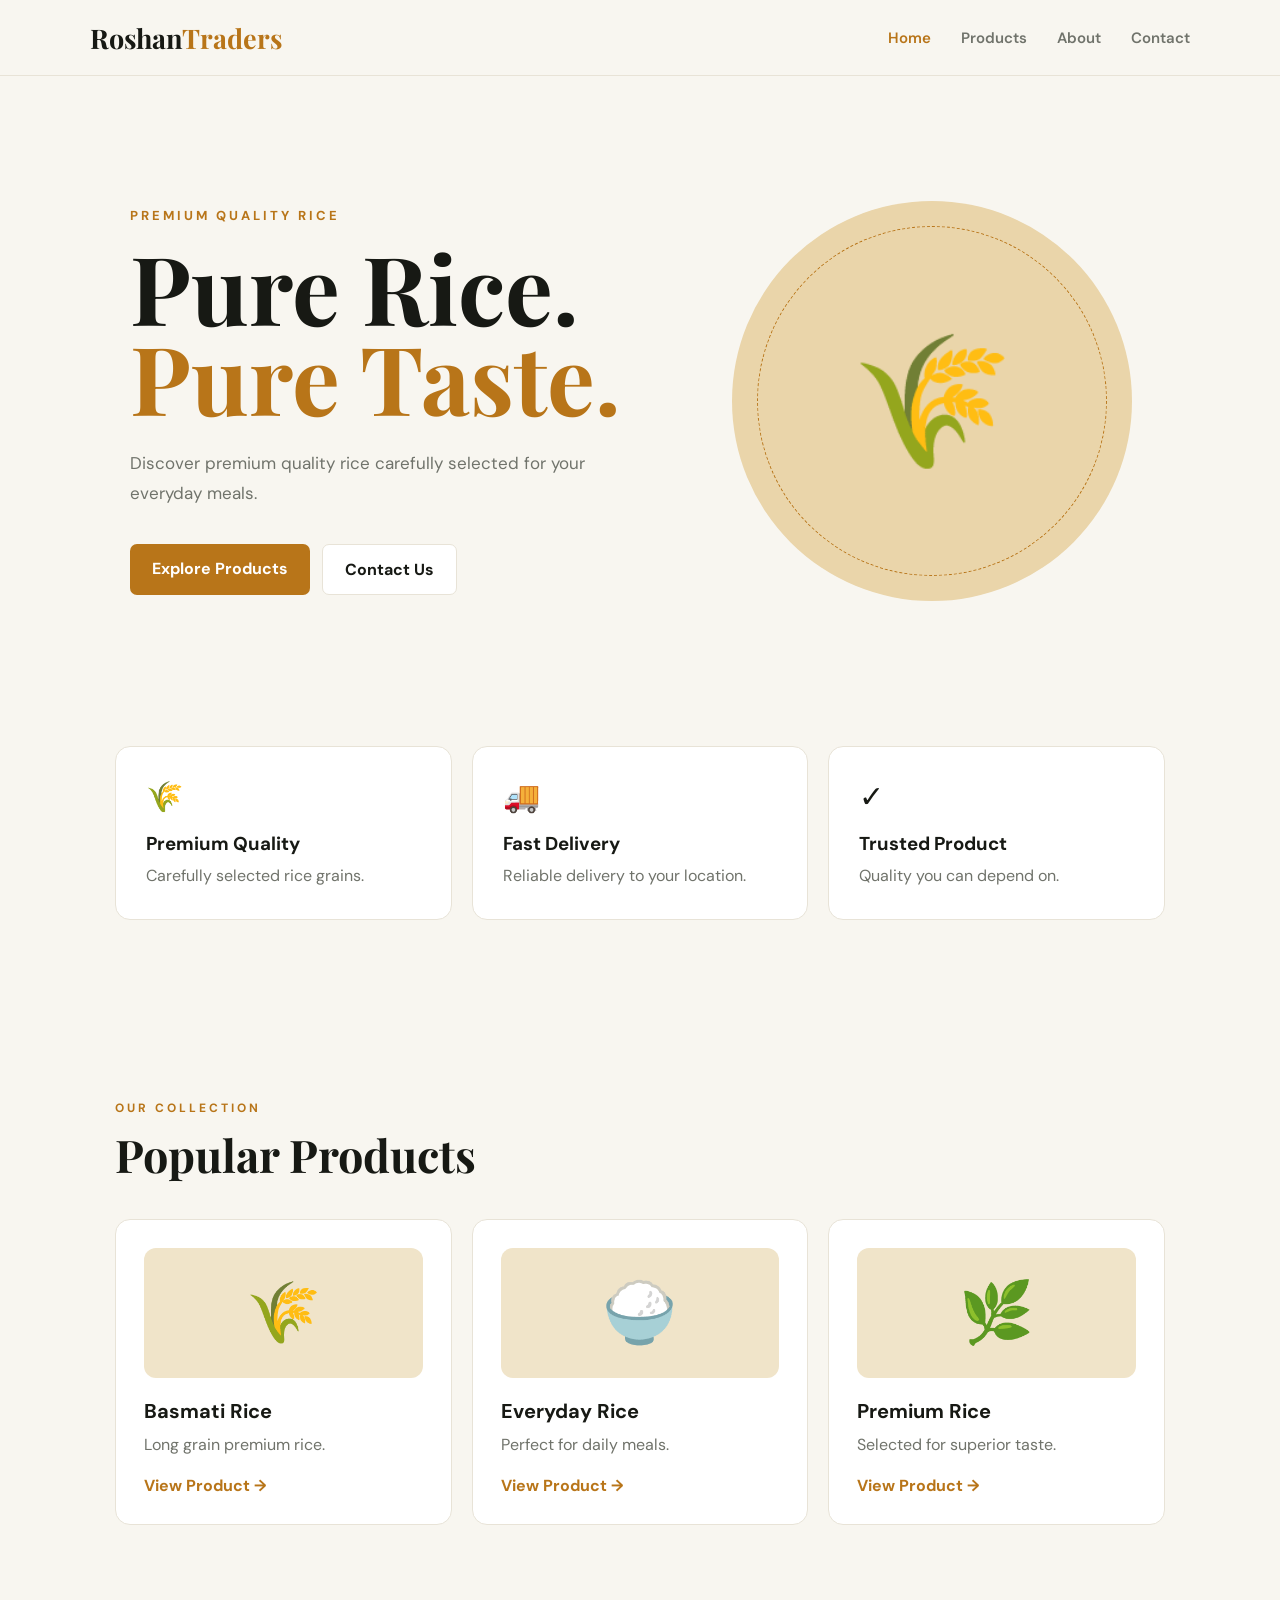
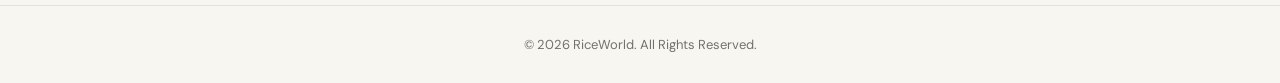
<file: index.html>
<!DOCTYPE html>
<html lang="en">
<head>
    <meta charset="UTF-8">
    <meta name="viewport" content="width=device-width, initial-scale=1.0">
    <title>RiceWorld | Home</title>
    <link rel="stylesheet" href="style.css">
</head>

<body>

<header class="navbar">
    <a href="index.html" class="logo">Roshan<span>Traders</span></a>

    <button class="menu-btn" id="menuBtn">☰</button>

    <nav id="navMenu">
        <a href="index.html" class="active">Home</a>
        <a href="rice.html">Products</a>
        <a href="about.html">About</a>
        <a href="contact.html">Contact</a>
    </nav>
</header>

<main>

<section class="hero">
    <div class="hero-content">
        <p class="small-title">PREMIUM QUALITY RICE</p>

        <h1>
            Pure Rice.<br>
            <span>Pure Taste.</span>
        </h1>

        <p>
            Discover premium quality rice carefully selected
            for your everyday meals.
        </p>

        <div class="hero-buttons">
            <a href="rice.html" class="btn primary">Explore Products</a>
            <a href="contact.html" class="btn secondary">Contact Us</a>
        </div>
    </div>

    <div class="rice-visual">
        <div class="rice-circle">
            <span>🌾</span>
        </div>
    </div>
</section>

<section class="features">

    <div class="feature-card">
        <div>🌾</div>
        <h3>Premium Quality</h3>
        <p>Carefully selected rice grains.</p>
    </div>

    <div class="feature-card">
        <div>🚚</div>
        <h3>Fast Delivery</h3>
        <p>Reliable delivery to your location.</p>
    </div>

    <div class="feature-card">
        <div>✓</div>
        <h3>Trusted Product</h3>
        <p>Quality you can depend on.</p>
    </div>

</section>

<section class="home-products">

    <div class="section-heading">
        <p>OUR COLLECTION</p>
        <h2>Popular Products</h2>
    </div>

    <div class="product-grid">

        <article class="product-card">
            <div class="product-icon">🌾</div>
            <h3>Basmati Rice</h3>
            <p>Long grain premium rice.</p>
            <a href="rice.html">View Product →</a>
        </article>

        <article class="product-card">
            <div class="product-icon">🍚</div>
            <h3>Everyday Rice</h3>
            <p>Perfect for daily meals.</p>
            <a href="rice.html">View Product →</a>
        </article>

        <article class="product-card">
            <div class="product-icon">🌿</div>
            <h3>Premium Rice</h3>
            <p>Selected for superior taste.</p>
            <a href="rice.html">View Product →</a>
        </article>

    </div>

</section>

</main>

<footer>
    <p>© 2026 RiceWorld. All Rights Reserved.</p>
</footer>

<script src="script.js"></script>
</body>
</html>
</file>
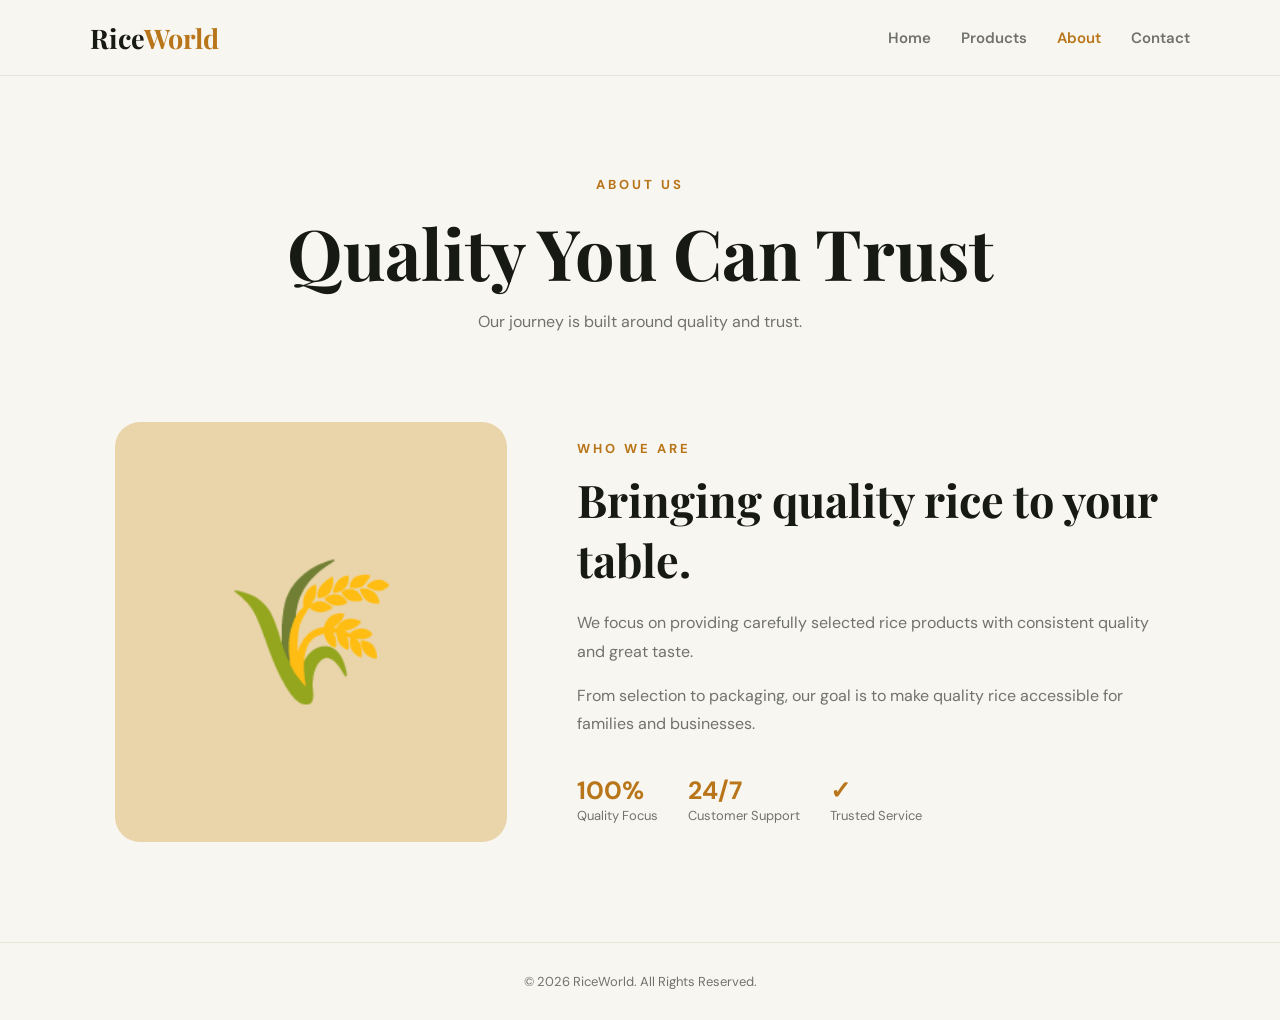
<file: about.html>
<!DOCTYPE html>
<html lang="en">
<head>
    <meta charset="UTF-8">
    <meta name="viewport" content="width=device-width, initial-scale=1.0">
    <title>RiceWorld | About</title>
    <link rel="stylesheet" href="style.css">
</head>

<body>

<header class="navbar">
    <a href="index.html" class="logo">Rice<span>World</span></a>

    <button class="menu-btn" id="menuBtn">☰</button>

    <nav id="navMenu">
        <a href="index.html">Home</a>
        <a href="rice.html">Products</a>
        <a href="about.html" class="active">About</a>
        <a href="contact.html">Contact</a>
    </nav>
</header>

<main>

<section class="page-header">
    <p>ABOUT US</p>
    <h1>Quality You Can Trust</h1>
    <span>Our journey is built around quality and trust.</span>
</section>

<section class="about-section">

    <div class="about-visual">
        <div>🌾</div>
    </div>

    <div class="about-content">
        <p class="small-title">WHO WE ARE</p>

        <h2>Bringing quality rice to your table.</h2>

        <p>
            We focus on providing carefully selected rice products
            with consistent quality and great taste.
        </p>

        <p>
            From selection to packaging, our goal is to make
            quality rice accessible for families and businesses.
        </p>

        <div class="stats">

            <div>
                <strong>100%</strong>
                <span>Quality Focus</span>
            </div>

            <div>
                <strong>24/7</strong>
                <span>Customer Support</span>
            </div>

            <div>
                <strong>✓</strong>
                <span>Trusted Service</span>
            </div>

        </div>
    </div>

</section>

</main>

<footer>
    <p>© 2026 RiceWorld. All Rights Reserved.</p>
</footer>

<script src="script.js"></script>
</body>
</html>
</file>
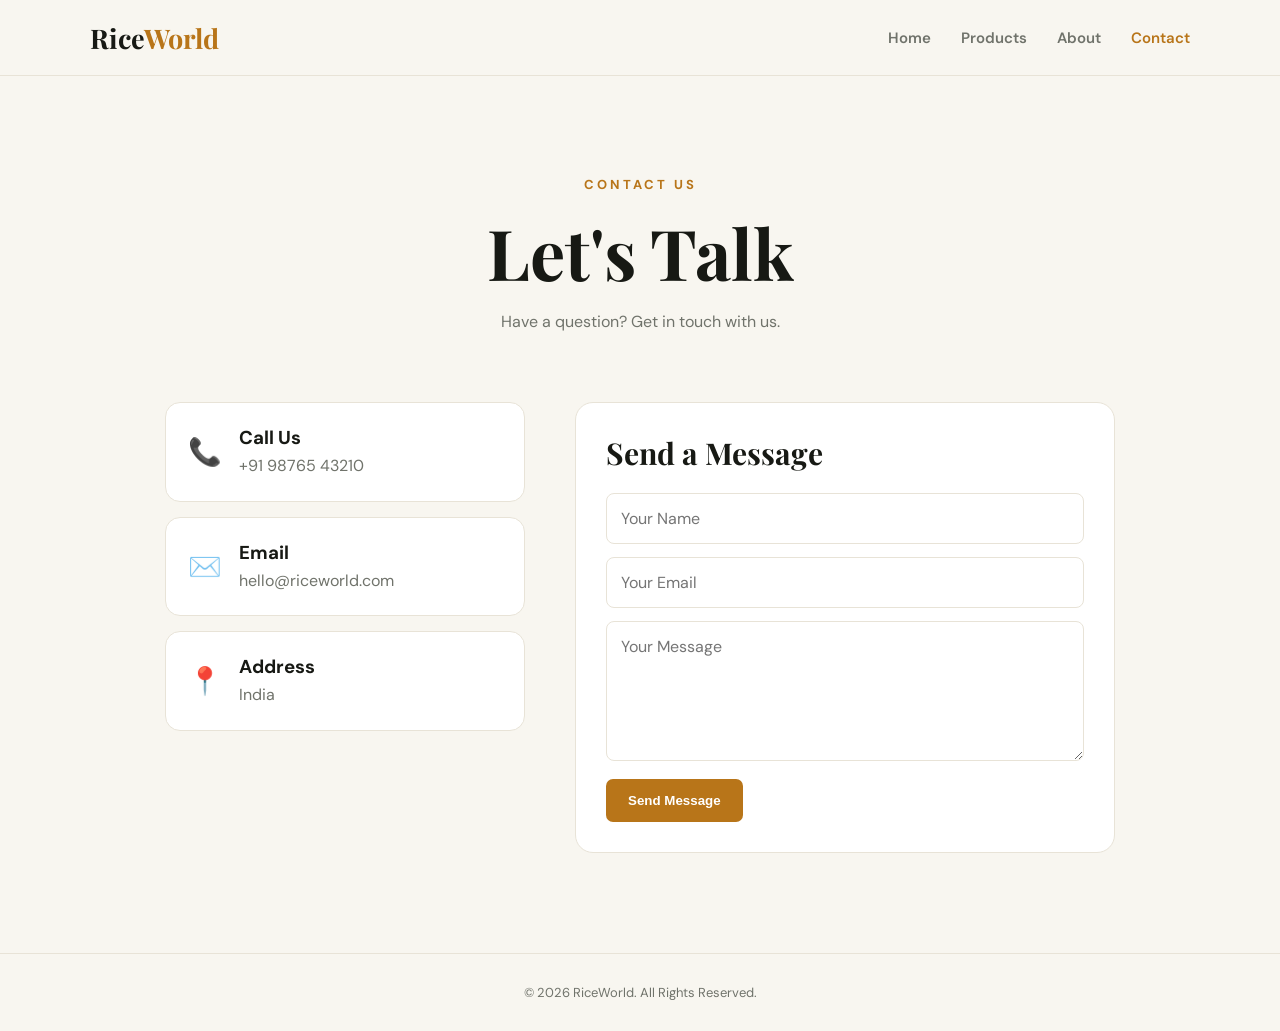
<file: contact.html>
<!DOCTYPE html>
<html lang="en">
<head>
    <meta charset="UTF-8">
    <meta name="viewport" content="width=device-width, initial-scale=1.0">
    <title>RiceWorld | Contact</title>
    <link rel="stylesheet" href="style.css">
</head>

<body>

<header class="navbar">
    <a href="index.html" class="logo">Rice<span>World</span></a>

    <button class="menu-btn" id="menuBtn">☰</button>

    <nav id="navMenu">
        <a href="index.html">Home</a>
        <a href="rice.html">Products</a>
        <a href="about.html">About</a>
        <a href="contact.html" class="active">Contact</a>
    </nav>
</header>

<main>

<section class="page-header">
    <p>CONTACT US</p>
    <h1>Let's Talk</h1>
    <span>Have a question? Get in touch with us.</span>
</section>

<section class="contact-section">

    <div class="contact-info">

        <div class="contact-card">
            <div>📞</div>
            <div>
                <h3>Call Us</h3>
                <p>+91 98765 43210</p>
            </div>
        </div>

        <div class="contact-card">
            <div>✉️</div>
            <div>
                <h3>Email</h3>
                <p>hello@riceworld.com</p>
            </div>
        </div>

        <div class="contact-card">
            <div>📍</div>
            <div>
                <h3>Address</h3>
                <p>India</p>
            </div>
        </div>

    </div>

    <form id="contactForm" class="contact-form">

        <h2>Send a Message</h2>

        <input
            type="text"
            id="name"
            placeholder="Your Name"
            required
        >

        <input
            type="email"
            id="email"
            placeholder="Your Email"
            required
        >

        <textarea
            id="message"
            placeholder="Your Message"
            required
        ></textarea>

        <button class="btn primary" type="submit">
            Send Message
        </button>

    </form>

</section>

</main>

<footer>
    <p>© 2026 RiceWorld. All Rights Reserved.</p>
</footer>

<script src="script.js"></script>
</body>
</html>
</file>
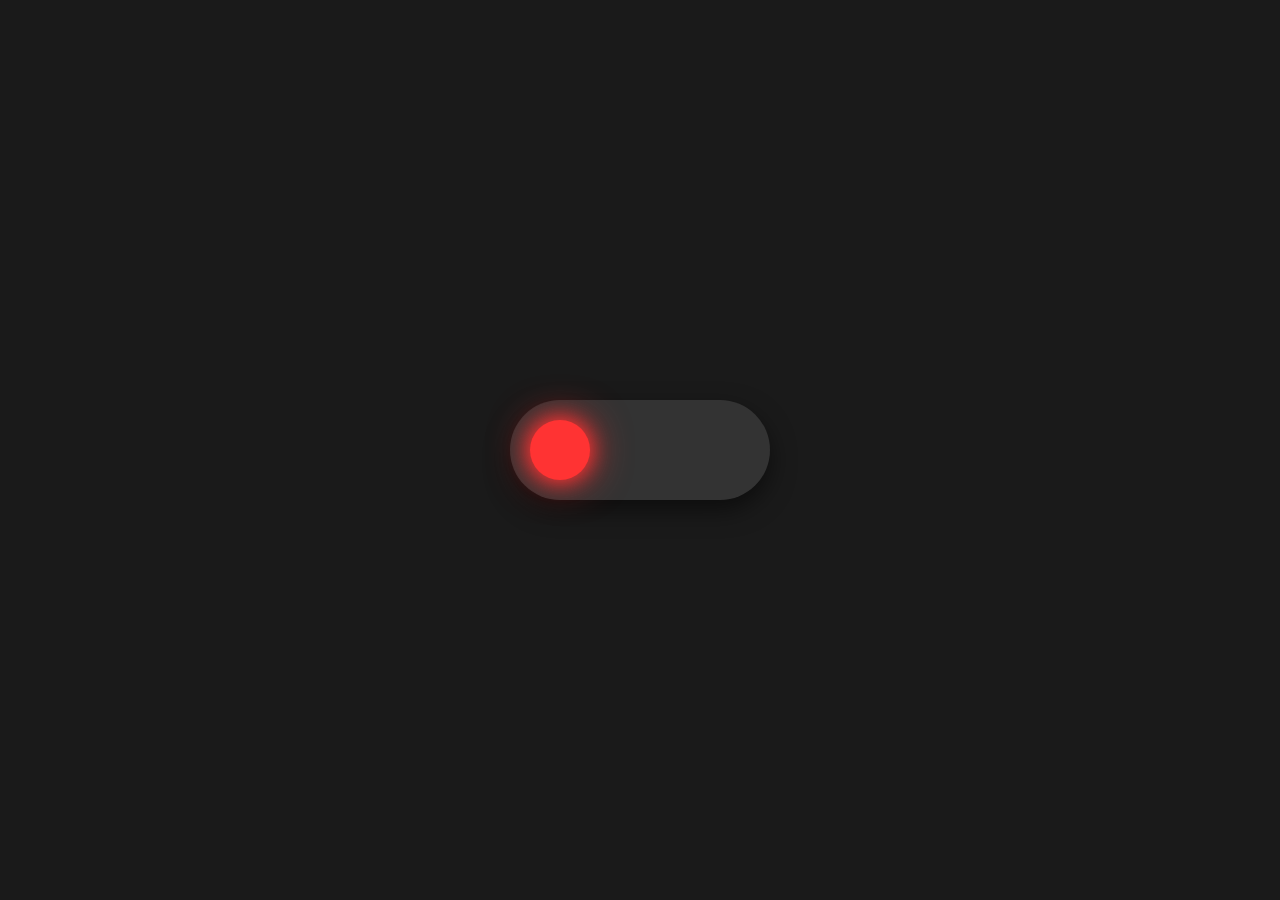
<file: light.html>
<!DOCTYPE html>
<html lang="en">
<head>
    <meta charset="UTF-8">
    <meta name="viewport" content="width=device-width, initial-scale=1.0">
    <title>Sequential Blinking Lights</title>
    <style>
        /* Center everything on the screen */
        body {
            display: flex;
            justify-content: center;
            align-items: center;
            height: 100vh;
            margin: 0;
            background-color: #1a1a1a;
        }

        /* Container for the lights */
        .light-container {
            display: flex;
            gap: 20px;
            background-color: #333;
            padding: 20px;
            border-radius: 50px;
            box-shadow: 0 10px 25px rgba(0, 0, 0, 0.5);
        }

        /* Base styles for each circle light */
        .light {
            width: 60px;
            height: 60px;
            border-radius: 50%;
            opacity: 0.2; /* Turned off by default */
            transition: opacity 0.2s ease, box-shadow 0.2s ease;
        }

        /* Specific colors when active (turned on) */
        .red.active {
            opacity: 1;
            background-color: #ff3333;
            box-shadow: 0 0 20px #ff3333, 0 0 40px #ff3333;
        }

        .yellow.active {
            opacity: 1;
            background-color: #ffcc00;
            box-shadow: 0 0 20px #ffcc00, 0 0 40px #ffcc00;
        }

        .green.active {
            opacity: 1;
            background-color: #33cc33;
            box-shadow: 0 0 20px #33cc33, 0 0 40px #33cc33;
        }
    </style>
</head>
<body>

    <!-- HTML Layout: The Container holding 3 color divs -->
    <div class="light-container">
        <div class="light red" id="light-0"></div>
        <div class="light yellow" id="light-1"></div>
        <div class="light green" id="light-2"></div>
    </div>

    <!-- JavaScript Logic: Managing the sequential loop -->
    <script>
        // Store all elements with the class 'light' in an array
        const lights = document.querySelectorAll('.light');
        let currentIndex = 0;

        function blinkSequence() {
            // 1. Remove the 'active' class from all lights to turn them off
            lights.forEach(light => light.classList.remove('active'));

            // 2. Add the 'active' class to the current light in line
            lights[currentIndex].classList.add('active');

            // 3. Update the index counter to point to the next light
            // The modulo operator (%) resets the index back to 0 once it hits 3
            currentIndex = (currentIndex + 1) % lights.length;
        }

        // Initialize the first light immediately
        blinkSequence();

        // Automatically toggle the lights every 1000 milliseconds (1 second)
        setInterval(blinkSequence, 1000);
    </script>

</body>
</html>
</file>
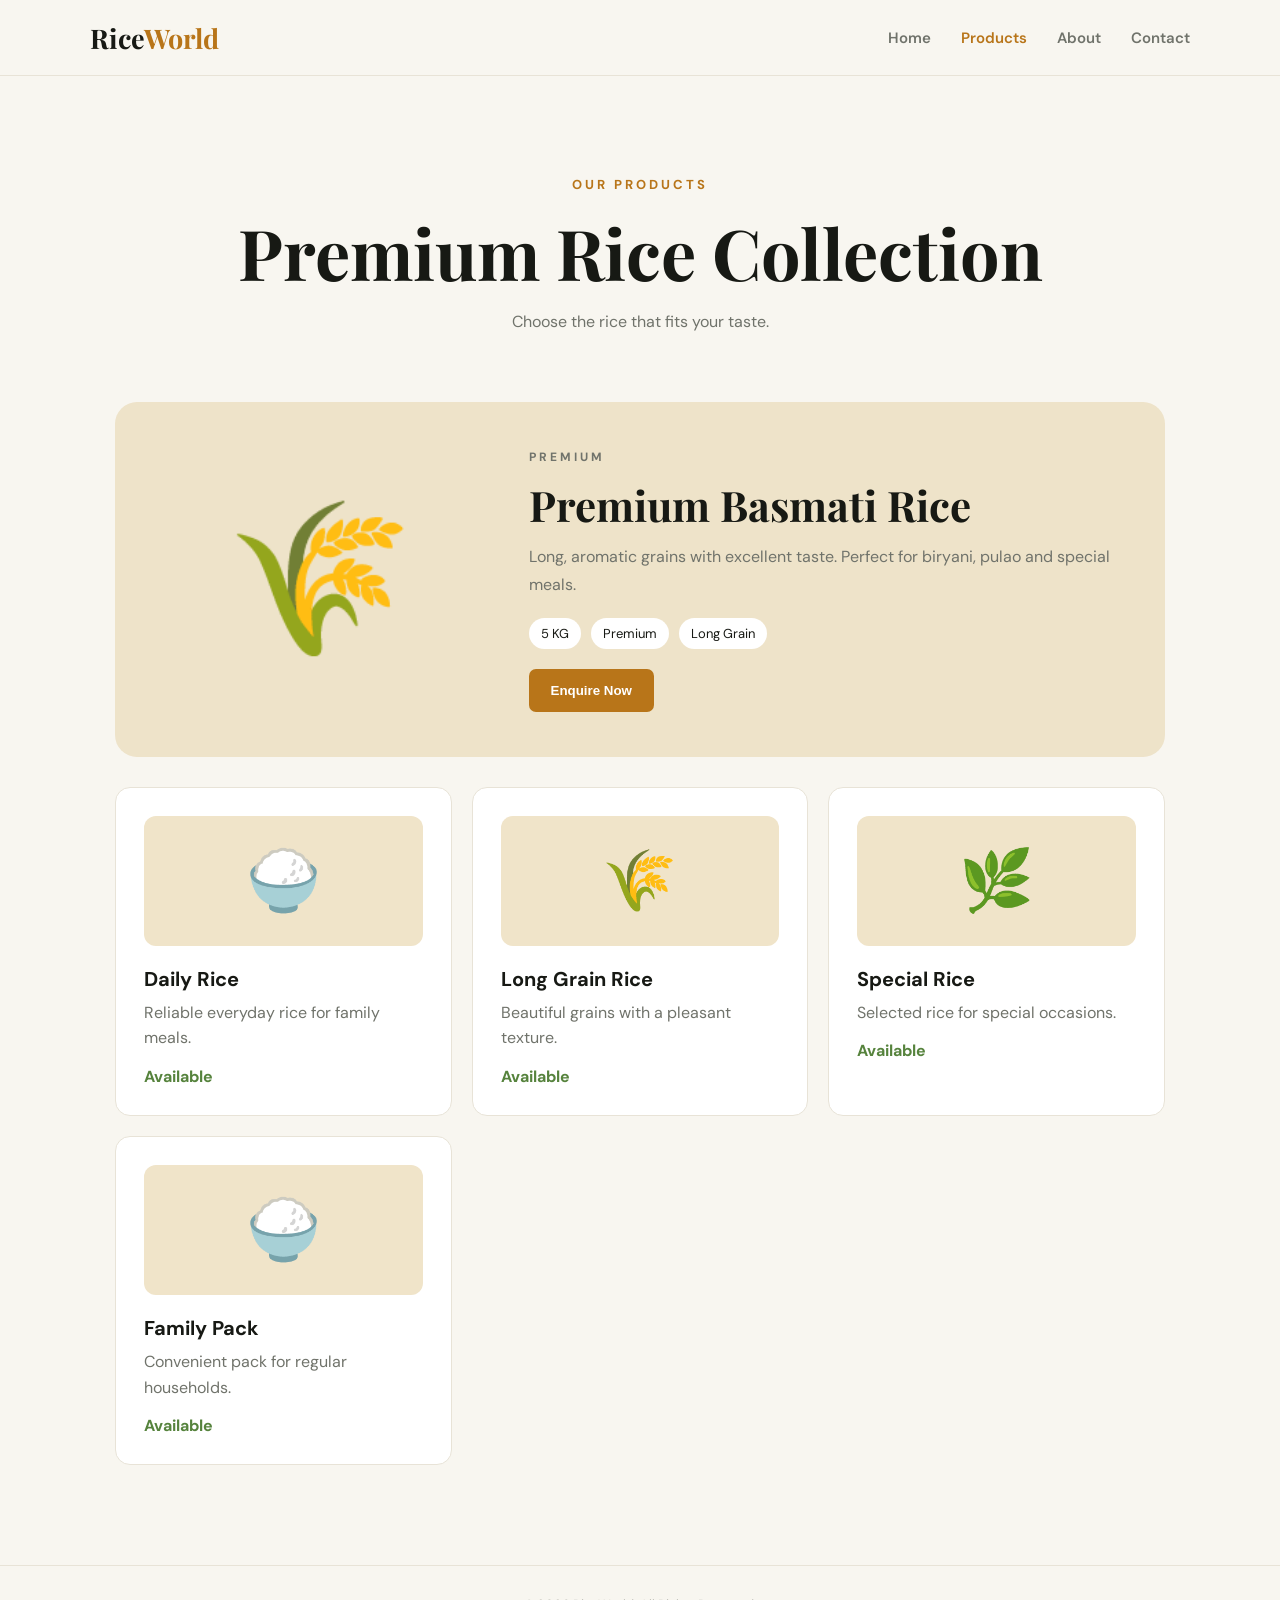
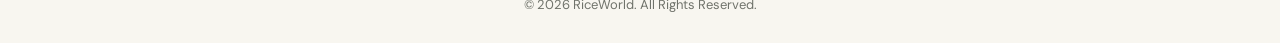
<file: rice.html>
<!DOCTYPE html>
<html lang="en">
<head>
    <meta charset="UTF-8">
    <meta name="viewport" content="width=device-width, initial-scale=1.0">
    <title>RiceWorld | Products</title>
    <link rel="stylesheet" href="style.css">
</head>

<body>

<header class="navbar">
    <a href="index.html" class="logo">Rice<span>World</span></a>

    <button class="menu-btn" id="menuBtn">☰</button>

    <nav id="navMenu">
        <a href="index.html">Home</a>
        <a href="rice.html" class="active">Products</a>
        <a href="about.html">About</a>
        <a href="contact.html">Contact</a>
    </nav>
</header>

<main>

<section class="page-header">
    <p>OUR PRODUCTS</p>
    <h1>Premium Rice Collection</h1>
    <span>Choose the rice that fits your taste.</span>
</section>

<section class="products-page">

    <article class="big-product">
        <div class="big-product-icon">🌾</div>

        <div>
            <p class="product-label">PREMIUM</p>
            <h2>Premium Basmati Rice</h2>
            <p>
                Long, aromatic grains with excellent taste.
                Perfect for biryani, pulao and special meals.
            </p>

            <div class="product-info">
                <span>5 KG</span>
                <span>Premium</span>
                <span>Long Grain</span>
            </div>

            <button class="btn primary order-btn">
                Enquire Now
            </button>
        </div>
    </article>

    <div class="product-grid">

        <article class="product-card">
            <div class="product-icon">🍚</div>
            <h3>Daily Rice</h3>
            <p>Reliable everyday rice for family meals.</p>
            <strong>Available</strong>
        </article>

        <article class="product-card">
            <div class="product-icon">🌾</div>
            <h3>Long Grain Rice</h3>
            <p>Beautiful grains with a pleasant texture.</p>
            <strong>Available</strong>
        </article>

        <article class="product-card">
            <div class="product-icon">🌿</div>
            <h3>Special Rice</h3>
            <p>Selected rice for special occasions.</p>
            <strong>Available</strong>
        </article>

        <article class="product-card">
            <div class="product-icon">🍚</div>
            <h3>Family Pack</h3>
            <p>Convenient pack for regular households.</p>
            <strong>Available</strong>
        </article>

    </div>

</section>

</main>

<footer>
    <p>© 2026 RiceWorld. All Rights Reserved.</p>
</footer>

<script src="script.js"></script>
</body>
</html>
</file>
<file: style.css>
@import url('https://fonts.googleapis.com/css2?family=DM+Sans:wght@400;500;600;700&family=Playfair+Display:wght@600;700&display=swap');

:root {
    --bg: #f8f6f0;
    --card: #ffffff;
    --text: #171914;
    --muted: #70736b;
    --accent: #b87519;
    --accent-dark: #7e4d0e;
    --border: #e8e3d7;
}

* {
    margin: 0;
    padding: 0;
    box-sizing: border-box;
}

html {
    scroll-behavior: smooth;
}

body {
    font-family: "DM Sans", sans-serif;
    background: var(--bg);
    color: var(--text);
    min-height: 100vh;
}

a {
    color: inherit;
    text-decoration: none;
}

/* NAVBAR */

.navbar {
    height: 76px;
    padding: 0 7%;
    display: flex;
    align-items: center;
    justify-content: space-between;
    background: rgba(248,246,240,.92);
    border-bottom: 1px solid var(--border);
    position: sticky;
    top: 0;
    z-index: 100;
    backdrop-filter: blur(15px);
}

.logo {
    font-family: "Playfair Display", serif;
    font-size: 27px;
    font-weight: 700;
}

.logo span {
    color: var(--accent);
}

nav {
    display: flex;
    gap: 30px;
}

nav a {
    color: var(--muted);
    font-size: 15px;
    font-weight: 600;
    transition: .25s;
}

nav a:hover,
nav a.active {
    color: var(--accent);
}

.menu-btn {
    display: none;
    background: none;
    border: 0;
    font-size: 25px;
}

/* HERO */

.hero {
    max-width: 1200px;
    margin: auto;
    min-height: 650px;
    padding: 80px 7%;
    display: grid;
    grid-template-columns: 1.1fr .9fr;
    align-items: center;
    gap: 50px;
}

.small-title,
.page-header p {
    color: var(--accent);
    font-size: 13px;
    letter-spacing: 3px;
    font-weight: 700;
}

.hero h1 {
    font-family: "Playfair Display", serif;
    font-size: clamp(55px, 8vw, 95px);
    line-height: .95;
    margin: 18px 0 25px;
}

.hero h1 span {
    color: var(--accent);
}

.hero-content > p:not(.small-title) {
    color: var(--muted);
    max-width: 510px;
    line-height: 1.8;
    font-size: 17px;
}

.hero-buttons {
    display: flex;
    gap: 12px;
    margin-top: 35px;
}

.btn {
    border: none;
    padding: 14px 22px;
    border-radius: 7px;
    cursor: pointer;
    font-weight: 700;
    display: inline-block;
    transition: .25s;
}

.btn.primary {
    background: var(--accent);
    color: white;
}

.btn.primary:hover {
    background: var(--accent-dark);
    transform: translateY(-2px);
}

.btn.secondary {
    border: 1px solid var(--border);
    background: white;
}

.rice-visual {
    display: flex;
    justify-content: center;
}

.rice-circle {
    width: min(400px, 80vw);
    height: min(400px, 80vw);
    border-radius: 50%;
    background: #ead5aa;
    display: grid;
    place-items: center;
    position: relative;
}

.rice-circle::before {
    content: "";
    position: absolute;
    inset: 25px;
    border: 1px dashed var(--accent);
    border-radius: 50%;
}

.rice-circle span {
    font-size: 130px;
}

/* FEATURES */

.features {
    max-width: 1100px;
    margin: 20px auto 100px;
    padding: 0 25px;
    display: grid;
    grid-template-columns: repeat(3,1fr);
    gap: 20px;
}

.feature-card,
.product-card,
.contact-card {
    background: var(--card);
    border: 1px solid var(--border);
    border-radius: 15px;
}

.feature-card {
    padding: 30px;
}

.feature-card > div {
    font-size: 30px;
}

.feature-card h3 {
    margin: 15px 0 7px;
}

.feature-card p,
.product-card p,
.contact-card p {
    color: var(--muted);
    line-height: 1.6;
}

/* SECTION */

.home-products {
    max-width: 1100px;
    margin: auto;
    padding: 80px 25px;
}

.section-heading {
    margin-bottom: 35px;
}

.section-heading p {
    color: var(--accent);
    font-size: 12px;
    letter-spacing: 3px;
    font-weight: bold;
}

.section-heading h2 {
    font-family: "Playfair Display", serif;
    font-size: 45px;
    margin-top: 8px;
}

.product-grid {
    display: grid;
    grid-template-columns: repeat(3,1fr);
    gap: 20px;
}

.product-card {
    padding: 28px;
    transition: .25s;
}

.product-card:hover {
    transform: translateY(-5px);
}
.product-icon {
    height: 130px;
    border-radius: 12px;
    background: #f0e4c9;
    display: grid;
    place-items: center;
    font-size: 60px;
    margin-bottom: 20px;
}

.product-card h3 {
    font-size: 20px;
    margin-bottom: 8px;
}

.product-card a {
    display: inline-block;
    color: var(--accent);
    font-weight: 700;
    margin-top: 18px;
}

.product-card strong {
    color: #56833d;
    display: block;
    margin-top: 15px;
}

/* PAGE HEADER */

.page-header {
    text-align: center;
    padding: 100px 20px 70px;
}

.page-header h1 {
    font-family: "Playfair Display", serif;
    font-size: clamp(42px,7vw,70px);
    margin: 12px 0;
}

.page-header span {
    color: var(--muted);
}

/* PRODUCTS */

.products-page {
    max-width: 1100px;
    margin: auto;
    padding: 0 25px 100px;
}

.big-product {
    background: #eee3c9;
    border-radius: 22px;
    padding: 45px;
    display: grid;
    grid-template-columns: .7fr 1.3fr;
    gap: 50px;
    align-items: center;
    margin-bottom: 30px;
}

.big-product-icon {
    font-size: 150px;
    text-align: center;
}

.product-label {
    color: var(--accent);
    letter-spacing: 3px;
    font-size: 12px;
    font-weight: 700;
}

.big-product h2 {
    font-family: "Playfair Display", serif;
    font-size: 42px;
    margin: 10px 0;
}

.big-product p {
    color: var(--muted);
    line-height: 1.7;
}

.product-info {
    display: flex;
    flex-wrap: wrap;
    gap: 10px;
    margin: 20px 0;
}

.product-info span {
    padding: 7px 12px;
    border-radius: 30px;
    background: white;
    font-size: 13px;
}

/* ABOUT */

.about-section {
    max-width: 1100px;
    margin: auto;
    padding: 20px 25px 100px;
    display: grid;
    grid-template-columns: .8fr 1.2fr;
    gap: 70px;
    align-items: center;
}

.about-visual {
    min-height: 420px;
    background: #ead5aa;
    border-radius: 25px;
    display: grid;
    place-items: center;
}

.about-visual div {
    font-size: 140px;
}

.about-content h2 {
    font-family: "Playfair Display", serif;
    font-size: 45px;
    margin: 12px 0 20px;
}

.about-content > p:not(.small-title) {
    color: var(--muted);
    line-height: 1.8;
    margin-bottom: 15px;
}

.stats {
    display: flex;
    gap: 30px;
    margin-top: 35px;
}

.stats div {
    display: flex;
    flex-direction: column;
}

.stats strong {
    color: var(--accent);
    font-size: 25px;
}

.stats span {
    color: var(--muted);
    font-size: 13px;
}

/* CONTACT */

.contact-section {
    max-width: 1000px;
    margin: auto;
    padding: 0 25px 100px;
    display: grid;
    grid-template-columns: .8fr 1.2fr;
    gap: 50px;
}

.contact-info {
    display: flex;
    flex-direction: column;
    gap: 15px;
}

.contact-card {
    padding: 22px;
    display: flex;
    align-items: center;
    gap: 17px;
}

.contact-card > div:first-child {
    font-size: 27px;
}

.contact-card h3 {
    margin-bottom: 3px;
}

.contact-form {
    background: white;
    border: 1px solid var(--border);
    border-radius: 18px;
    padding: 30px;
}

.contact-form h2 {
    font-family: "Playfair Display", serif;
    font-size: 30px;
    margin-bottom: 20px;
}

.contact-form input,
.contact-form textarea {
    width: 100%;
    border: 1px solid var(--border);
    border-radius: 8px;
    padding: 14px;
    margin-bottom: 13px;
    font: inherit;
    outline: none;
}

.contact-form textarea {
    min-height: 140px;
    resize: vertical;
}

.contact-form input:focus,
.contact-form textarea:focus {
    border-color: var(--accent);
}

/* FOOTER */

footer {
    border-top: 1px solid var(--border);
    text-align: center;
    padding: 30px;
    color: var(--muted);
    font-size: 13px;
}

/* MOBILE */

@media (max-width: 760px) {

    .navbar {
        padding: 0 20px;
    }

    .menu-btn {
        display: block;
    }
 nav {
        display: none;
        position: absolute;
        top: 76px;
        left: 0;
        right: 0;
        padding: 20px;
        background: var(--bg);
        flex-direction: column;
        gap: 18px;
        border-bottom: 1px solid var(--border);
    }

    nav.show {
        display: flex;
    }

    .hero {
        grid-template-columns: 1fr;
        padding-top: 55px;
        text-align: center;
    }

    .hero-content > p:not(.small-title) {
        margin: auto;
    }

    .hero-buttons {
        justify-content: center;
        flex-wrap: wrap;
    }

    .features,
    .product-grid {
        grid-template-columns: 1fr;
    }

    .big-product,
    .about-section,
    .contact-section {
        grid-template-columns: 1fr;
    }

    .big-product {
        padding: 25px;
    }

    .big-product-icon {
        font-size: 90px;
    }

    .about-content h2,
    .section-heading h2 {
        font-size: 36px;
    }

    .stats {
        flex-wrap: wrap;
    }
}
</file>
